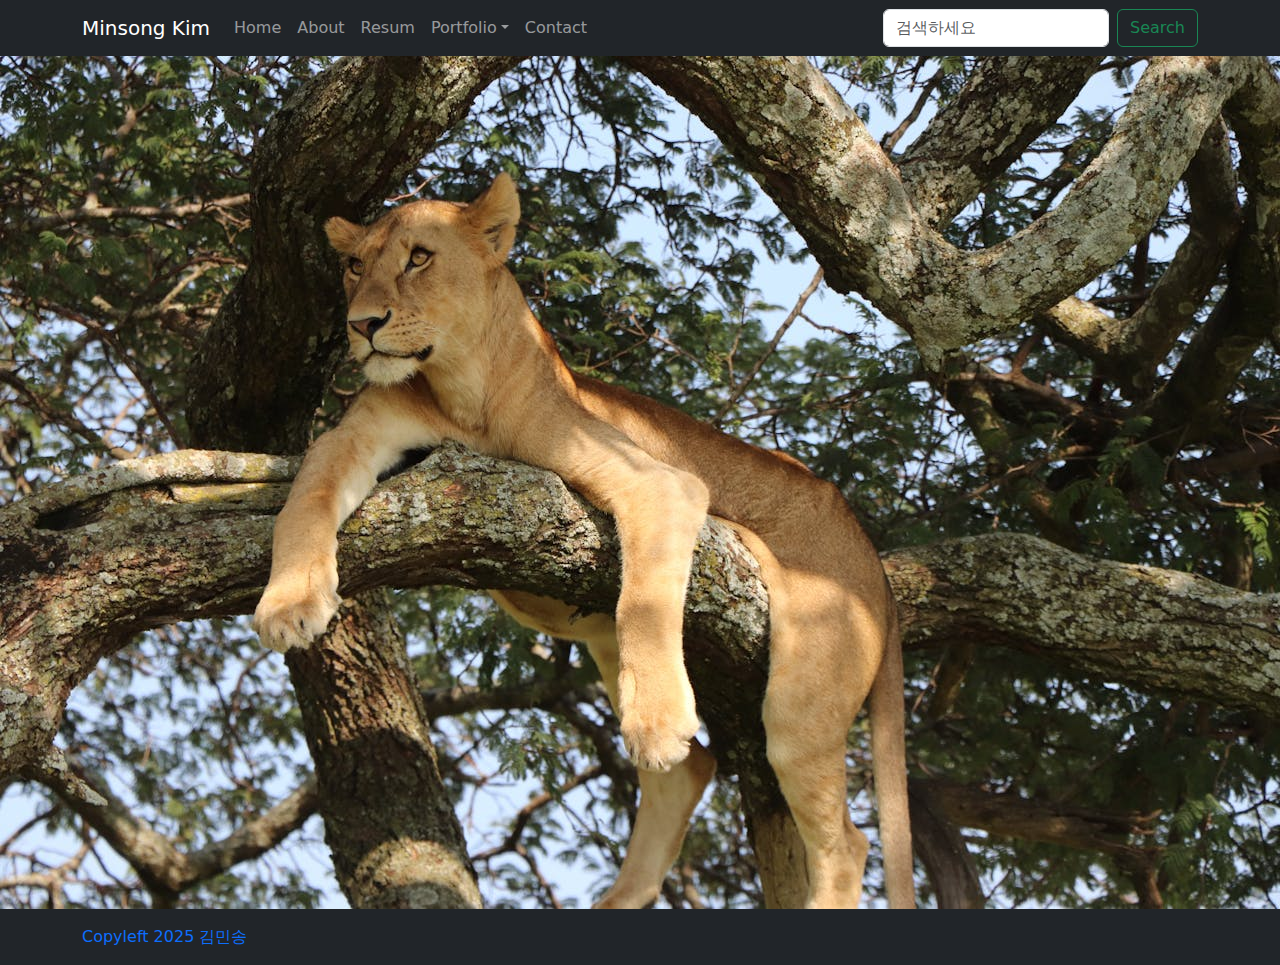
<file: card1.html>
<!DOCTYPE html>
<html lang="ko">
<head>
    <meta charset="UTF-8">
    <meta name="author" content="김민송">
    <meta http-equiv="X-UA-Compatible" content="ie=edge">
    <meta name="keywords" name="포토폴리오, html, css, js, 영상">
    <meta name="Description" name="안녕하세요. 디자인 영상 전문입니다....">
    <meta name="robots" content="noindex, nofollow">
    <meta name="viewport" content="width=device-width, initial-scale=1.0">
    <!-- Favicons -->

    <link rel="icon" href="./Images/sketchH.png" type="image/x-icon">
    <link rel="apple-touch-icon" href="./Images/apple-touch-icon.png">

    <link rel="stylesheet" href="./CSS/bootstrap.min.css">
    <link rel="stylesheet" href="./CSS/app.css">
    <title>김민송의 포토폴리오</title>
</head>
<body>

    <header class="sticky-top">
        <nav class="navbar navbar-expand-lg navbar-dark bg-dark">
            <div class="container">
                <a href="#" class="navbar-brand barrio-regular">Minsong Kim</a>
                <button type="button" class="navbar-toggler" data-bs-toggle="collapse" data-bs-target="#navbarNav" 
                aria-controls="navbarNav" aria-expanded="false"><span class="navbar-toggler-icon"></span></button>

                <div id="navbarNav" class="collapse navbar-collapse">
                    <ul class="navbar-nav me-auto mb-2 mb-lg-0" >
                        <li class="nav-item"><a href="./index.html" class="nav-link">Home</a></li>
                        <li class="nav-item"><a href="" class="nav-link">About</a></li>
                        <li class="nav-item"><a href="" class="nav-link">Resum</a></li>
                        <li class="nav-item dropdown">
                            <a href="#" class="nav-link dropdown-toggle" role="button" data-bs-toggle="dropdown" id="navbarDropdown"
                            aria-expanded="false">Portfolio</a>
                            
                            <ul class="dropdown-menu" aria-labelledby="navbarDropdown">
                                <li><a href="" class="dropdown-item">디자인</a></li>
                                <li><a href="" class="dropdown-item">영상</a></li>
                                <li><a href="" class="dropdown-item">피그마</a><hr class="dropdown-divided"></li>
                                <li><a href="" class="dropdown-item">Web</a></li>
                            </ul>
                        </li>
                        <li class="nav-item"><a href="" class="nav-link">Contact</a></li>

                        </ul>

                            <form class="d-flex">
                                <input type="search" class="form-control me-2" placeholder="검색하세요" aria-label="search">
                                <button type="submit" class="btn btn-outline-success">Search</button>
                            </form>

                
                    
                </div>
            </div>

        </nav>
    </header>

    <main>
        <img src="./Images/날라.jpg" class="w-100" alt="">

    </main>




    
<footer class="footer mt-auto py-3 bg-dark">
        <div class="container">
            <a style="text-decoration: none;" href="#"><span>Copyleft 2025 김민송</span></a>

        </div>
    </footer>
    

    
    
    
    <script src="./JS/bootstrap.bundle.min.js"></script>
    <script src="./JS/app.js"></script>


</body>
</html>
</file>
<file: CSS/app.css>
@import url(https://fonts.google.com/selection/embed);


.barrio-regular {
  font-family: "Barrio", system-ui;
  font-weight: 400;
  font-style: normal;
}

:root {
  /* 전체 폰트선언, 색상에대한 설정     */

  --background-color: #ffffff;
  --default-color : #444;
  --heading-color : #555555;
  --accent-color : #3fbbc0; 
}

/*  career section start  */

.timeline{
  position: relative;
  max-width: 1200px;
  margin: 0 auto;
  padding: 20px 0;
}

.timeline-item{
  padding: 20px 30px;
  position: relative;
  background-color: inherit;
  width: 50%;
  opacity: 1;
  transform: translateY(20px);
  transition: all 0.5s ease;

  /*  ease : 천천-빠름-천천
      ease-in : 보통-빠르게
      ease-out :보통-느리게
      ease-in-out : 천천-보통-천천
      (ease와 그래프 모양이 같은데, 기울기 변화 속도는 다르다)   */

  }

.timeline-item-content{
  padding: 20px;
  background-color: #ffffff;
  border-radius: 10px;
  box-shadow: 0 0 10px rgba(0,0,0,0.2);
}

.timeline-item:nth-child(even) {
  left: 50%;
}

.timeline-item:nth-child(odd)::before {
  content: "";
  position: absolute;
  border: 4px solid #ff9f55;
  border-radius: 50%;
  width: 16px;
  height: 16px;
  top: 45%;
  right: -8px;
  background-color: #ffffff;
  z-index: 1;
}

.timeline-item:nth-child(even)::before {
  content: "";
  position: absolute;
  border: 4px solid #ff9f55;
  border-radius: 50%;
  width: 16px;
  height: 16px;
  top: 45%;
  left: -8px;
  background-color: #ffffff;
  z-index: 1;
}


/*  career section start  */

.portfolio-item {
  cursor: pointer;
  margin-bottom: 1.8rem;
}

.modal-dialog {
  max-width: 70%;
}

/* 전체폰트 , 색상 설정 */



/* tabs section */
.tabs {
  overflow: hidden;
  
}
.tabs .nav-tabs {
  border: 0;

}

.tabs .nav-link {
  border: 0;
  padding: 12px 15px 12px 0;
  transition: 0.3s;
  color: var(--default-color);
  border-radius: 0;
  border-right: 2px solid color-mix(in srgb, var(--default-color),transparent 90%);
  font-weight: 600;
  font-size: 15px;
}

#tabs .nav-link:hover {
  color: var(--accent-color);
}

#tabs .nav-link.active {
  color: var(--accent-color);
  border-color: var(--accent-color);
  background-color: var(--background-color);
}

#tabs .details h3 {
  font-size: 26px;
  font-weight: 600;
  margin-bottom: 20px;
}

#tabs .details p {
  color: color-mix(in srgb, var(--default-color), transparent 20%);
} 

#tabs .details p:last-child {
  margin-bottom: 0;
}

@media(max-width : 992px) {
  
  #tabs .nav-link {
    border: 0;
    padding: 15px;
  }

}
#tabs .nav-link.active {
  color: var(--background-color);
  background: var(--accent-color);
}
</file>
